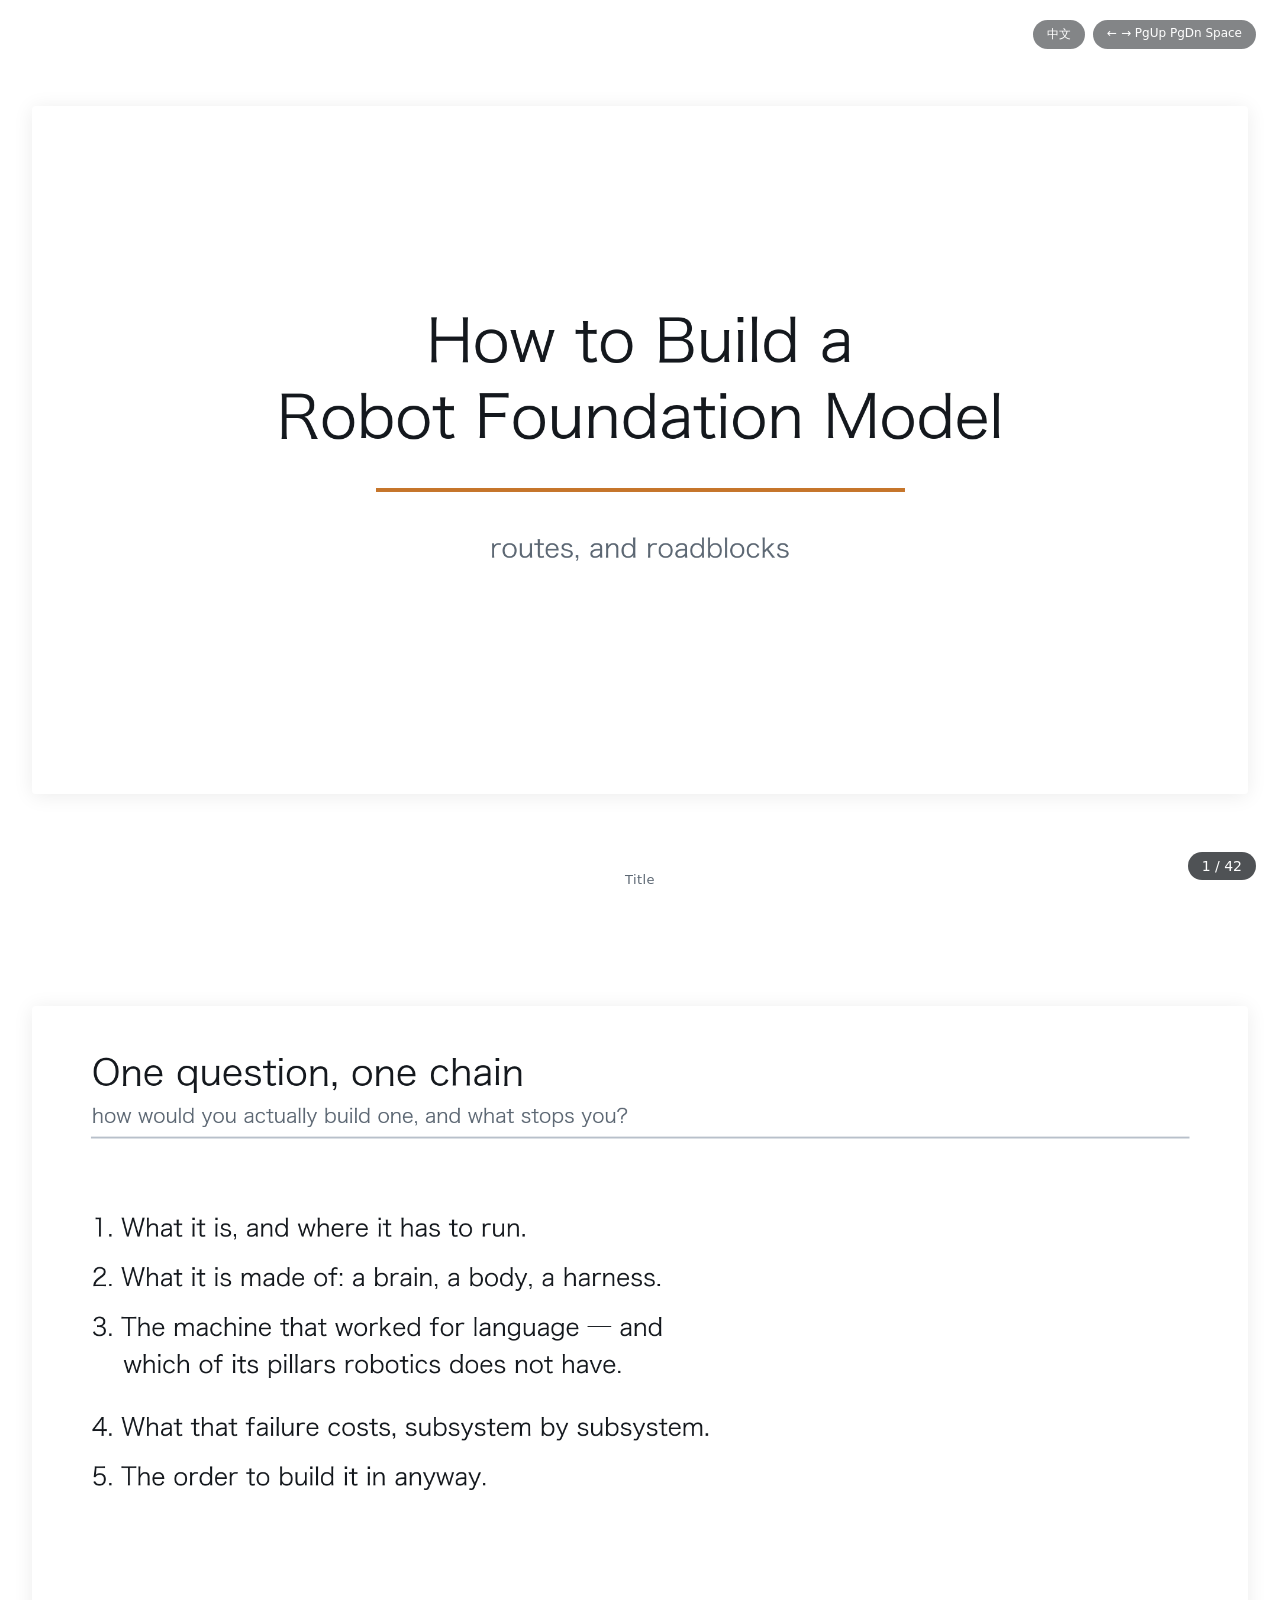
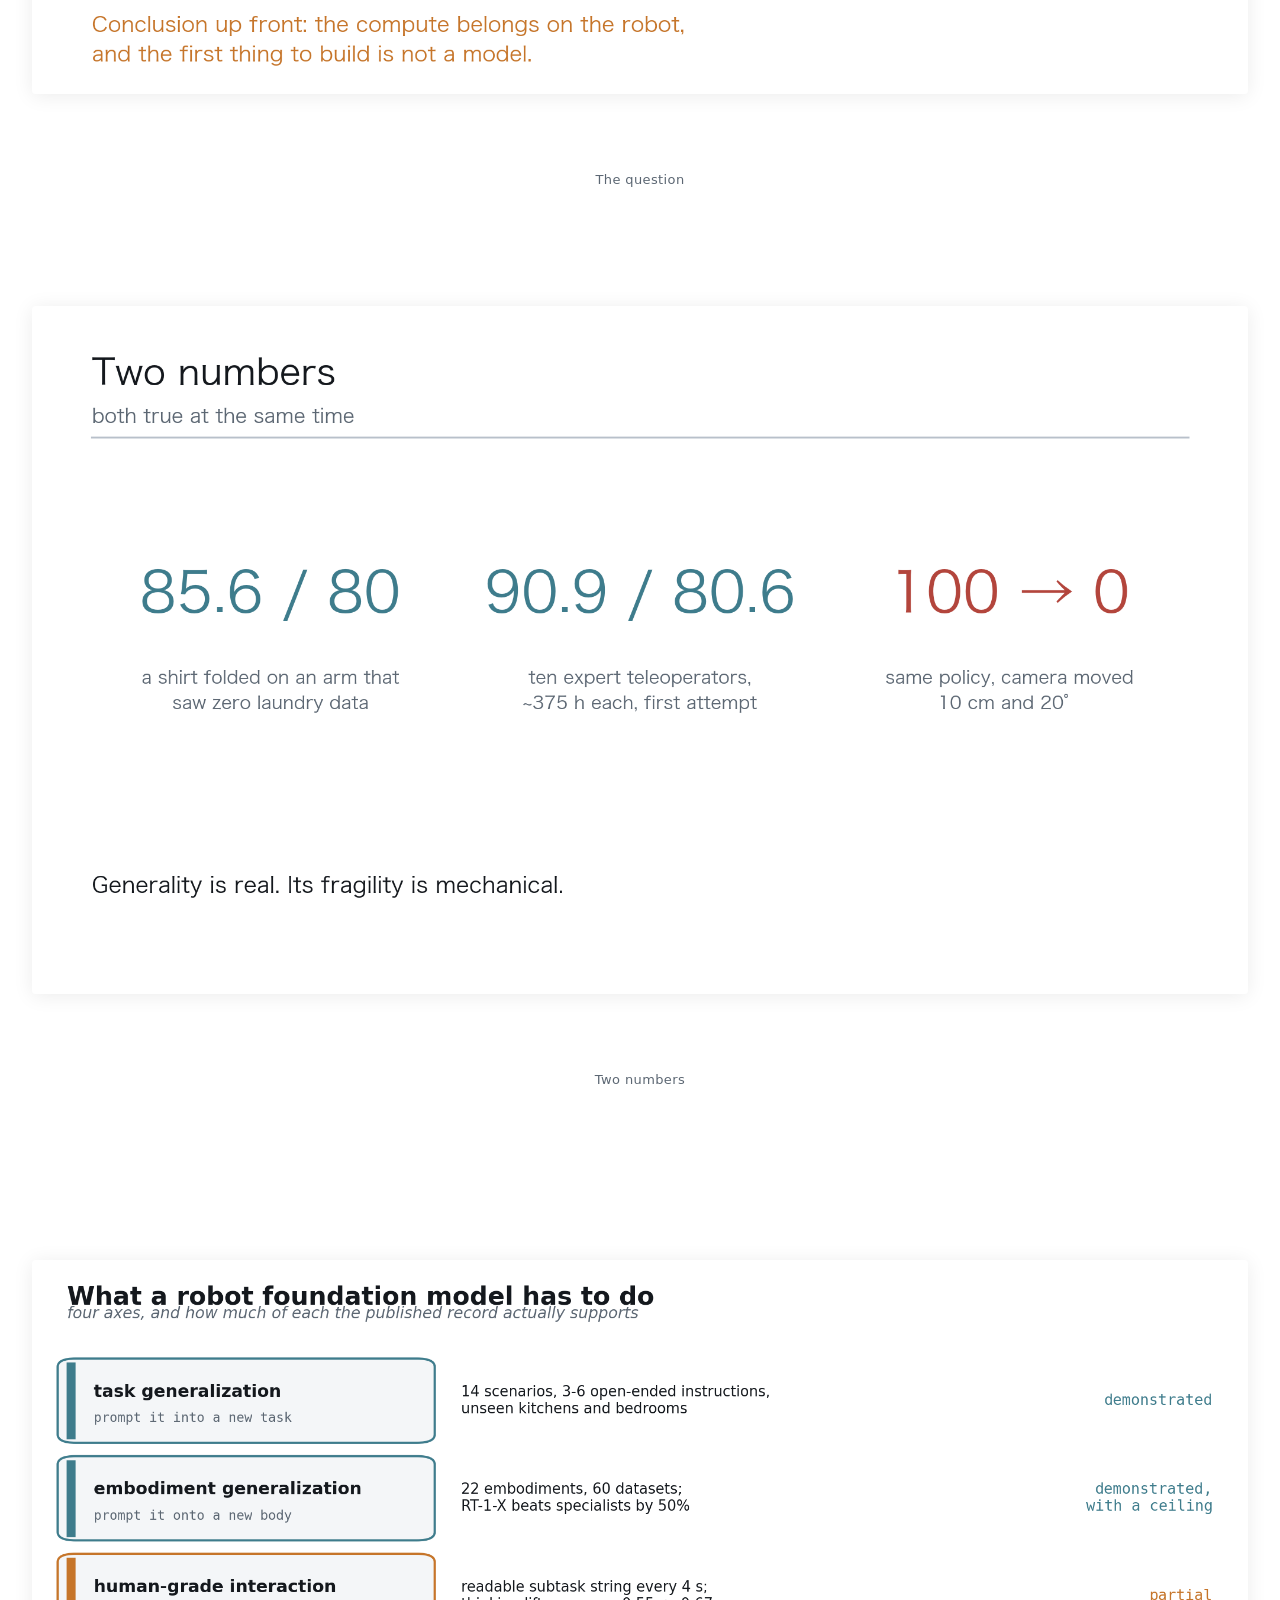
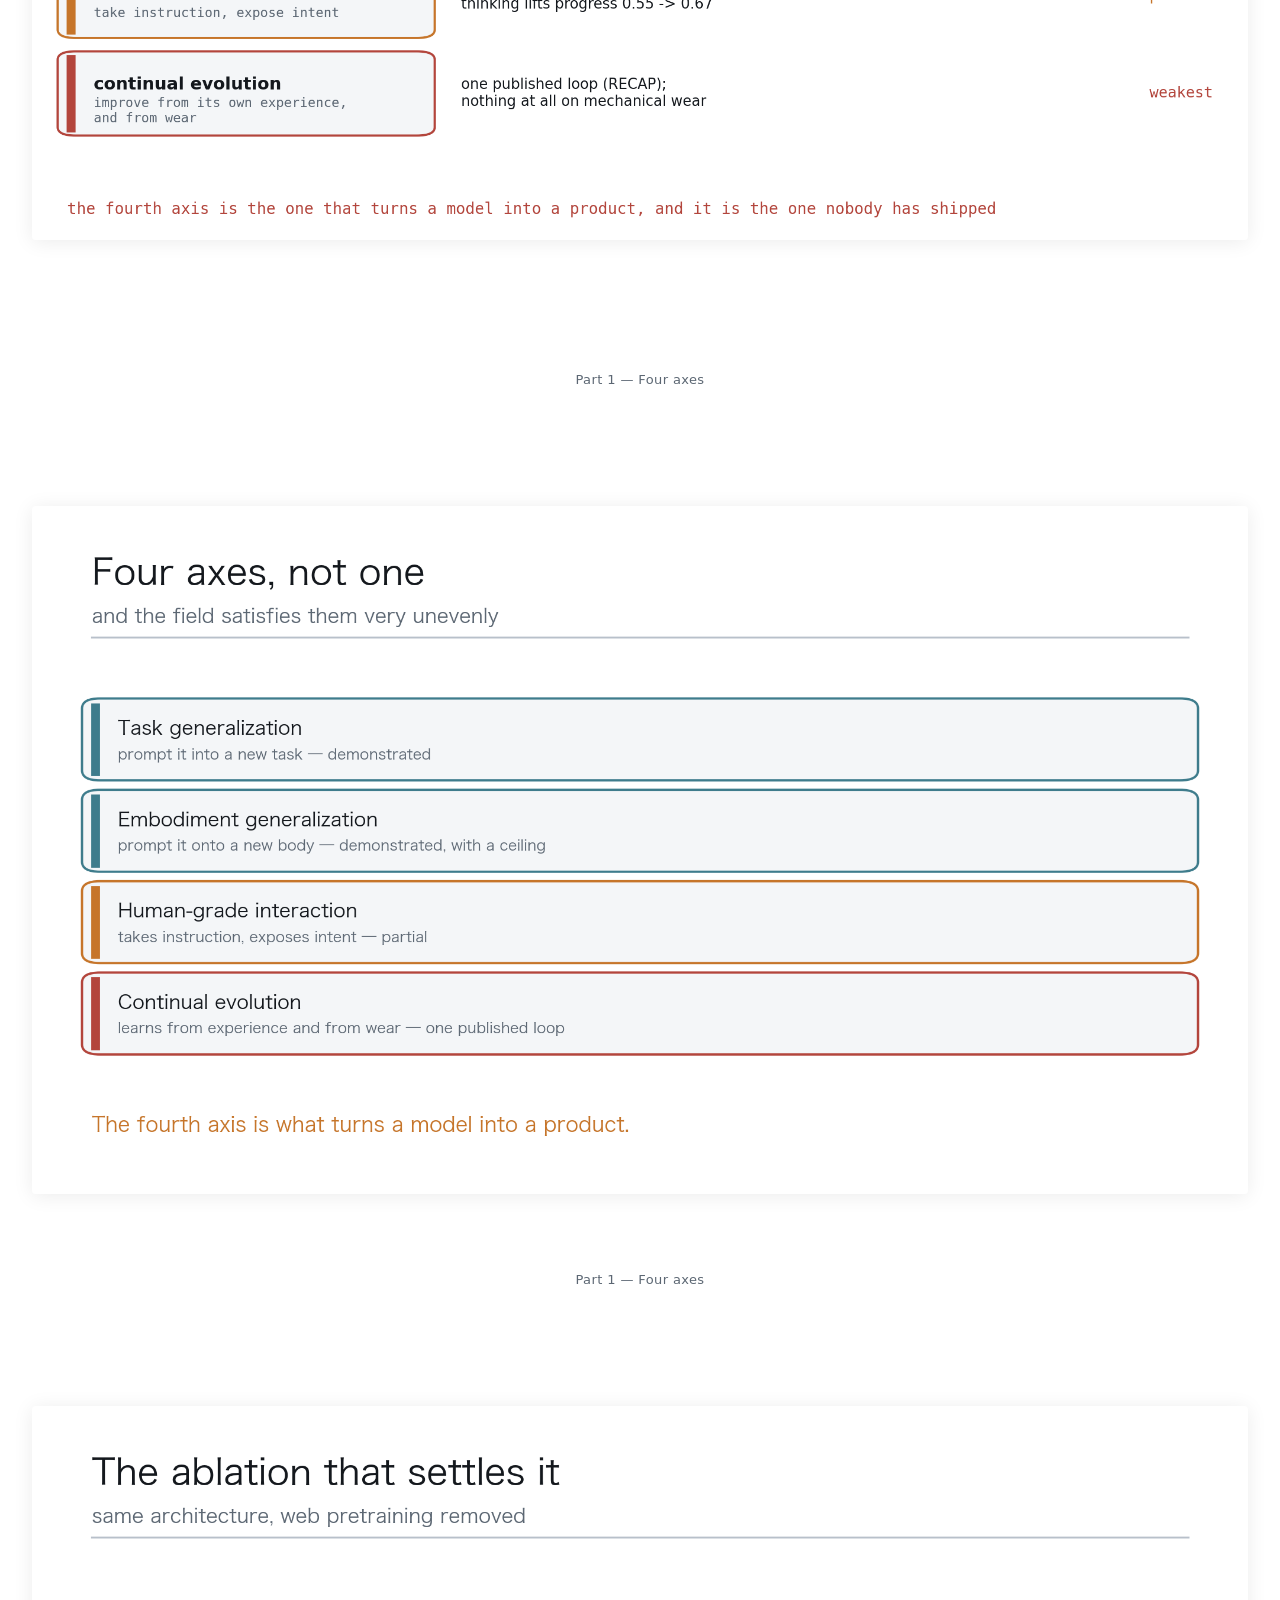
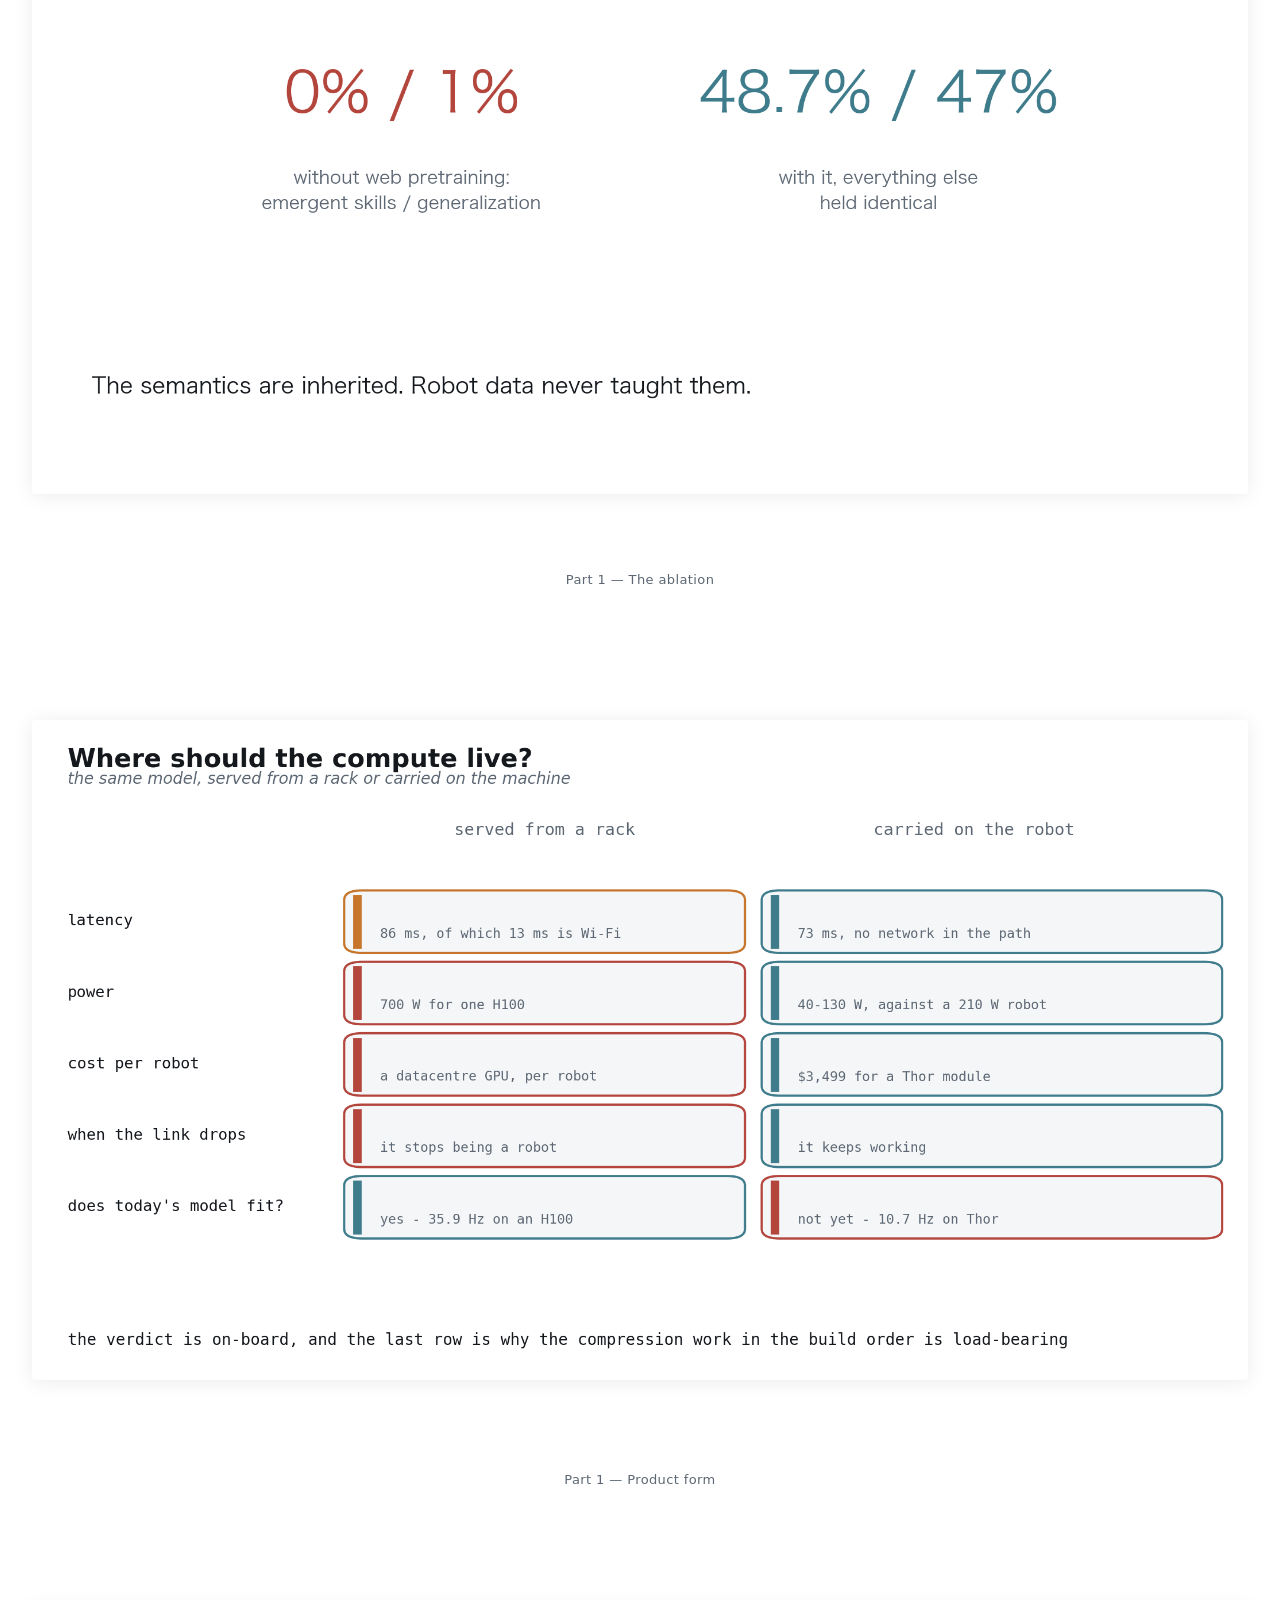
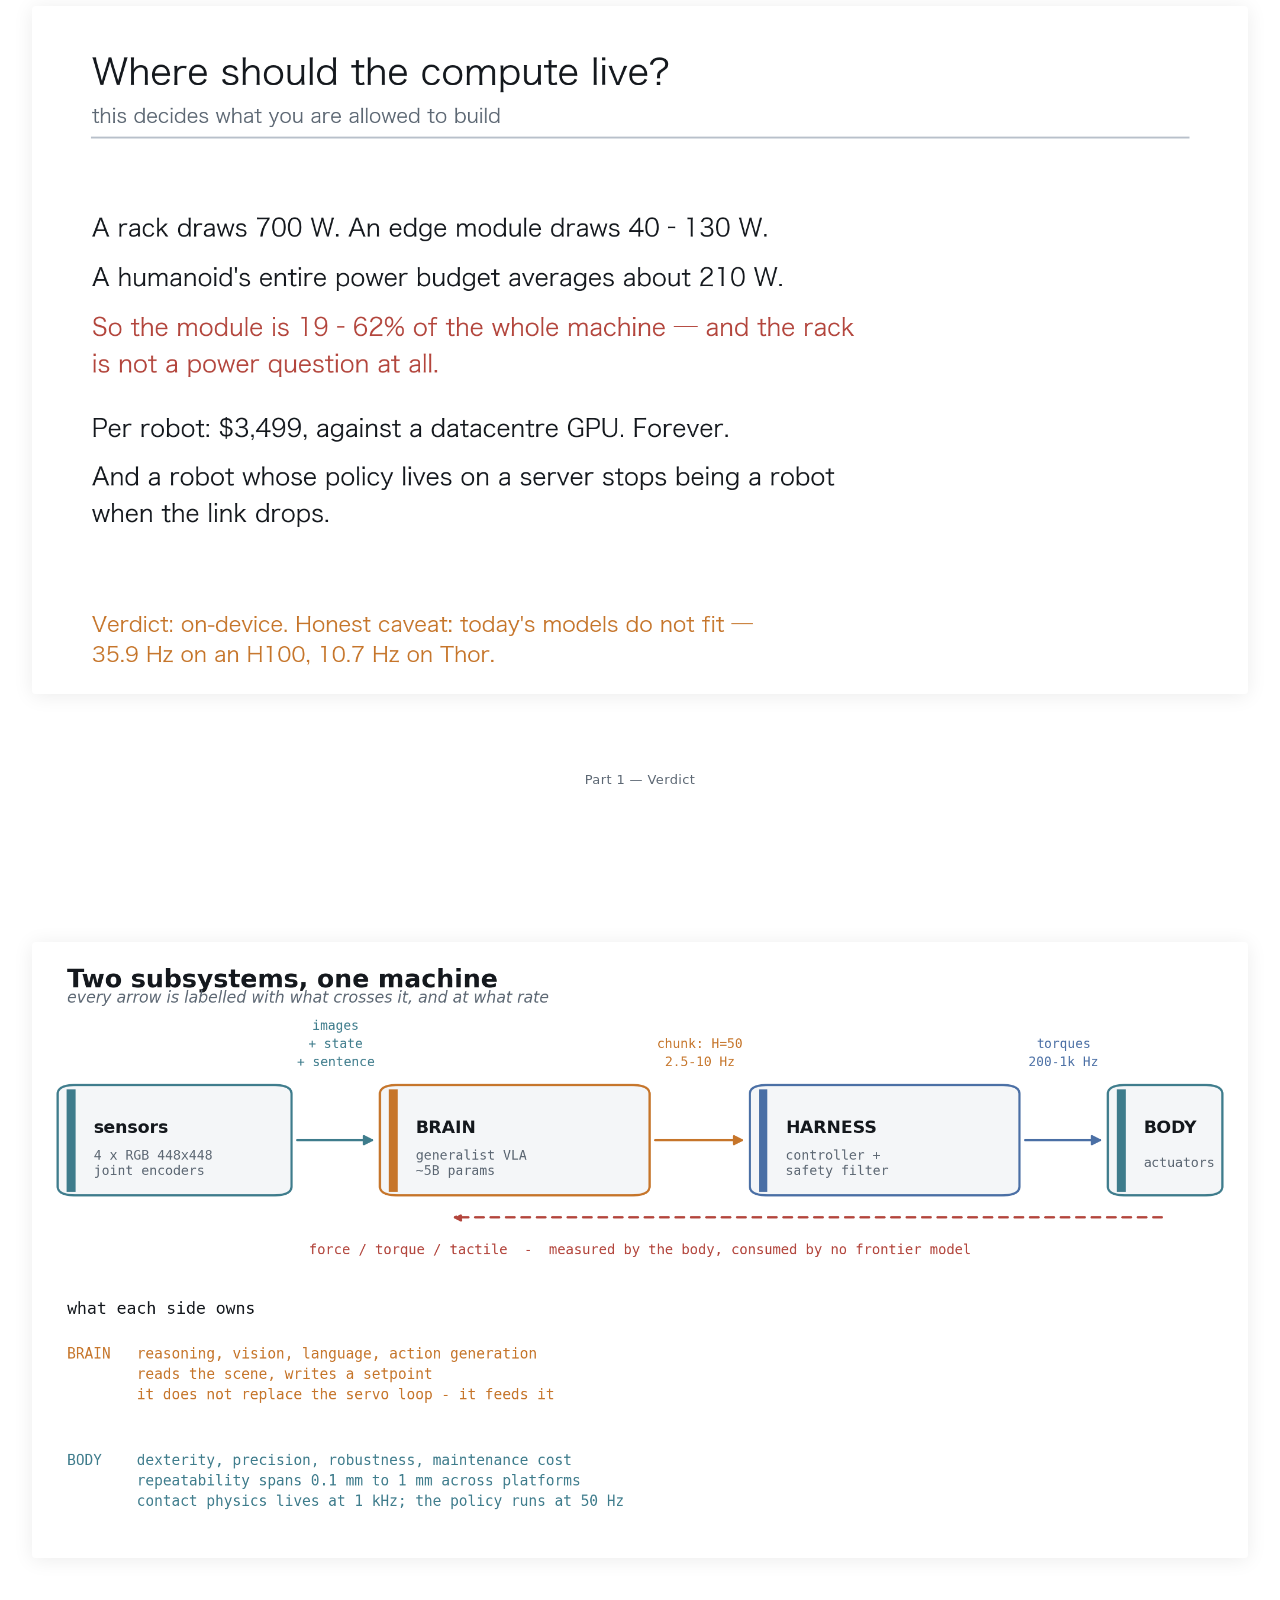
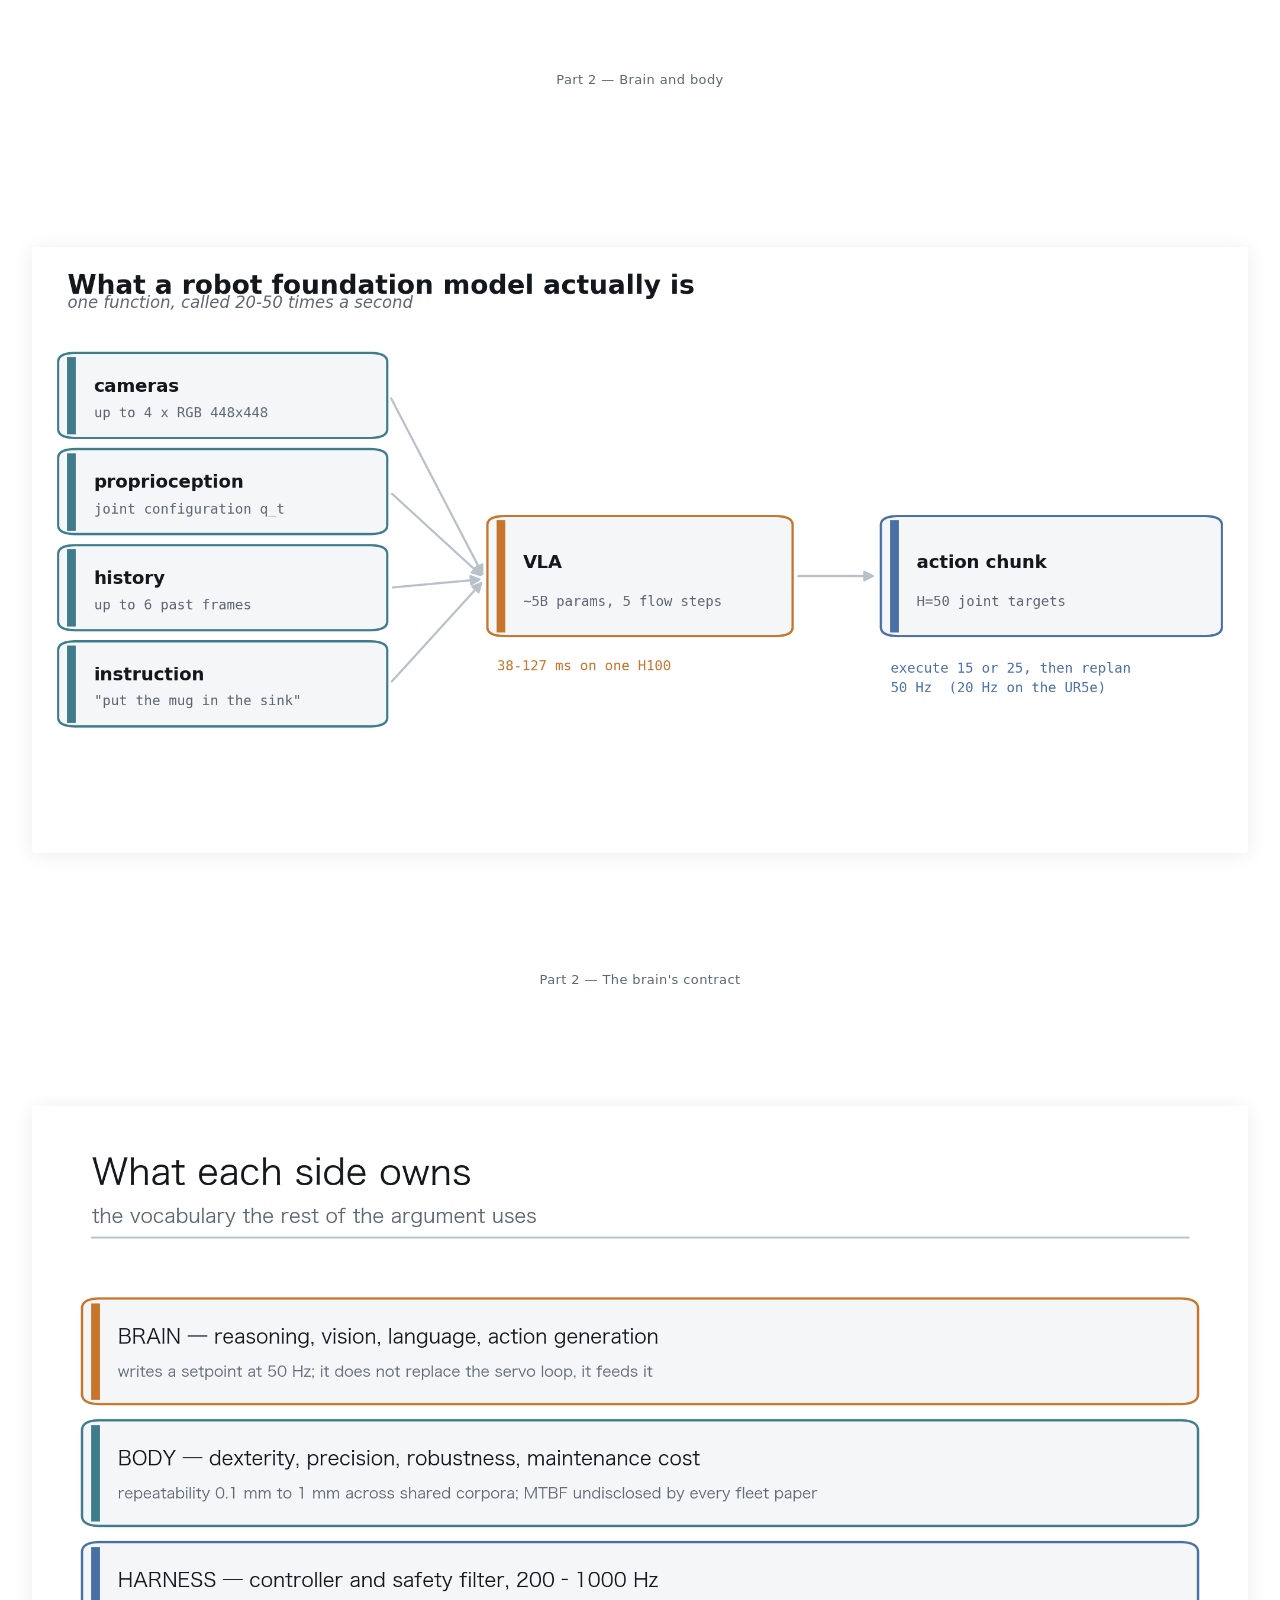
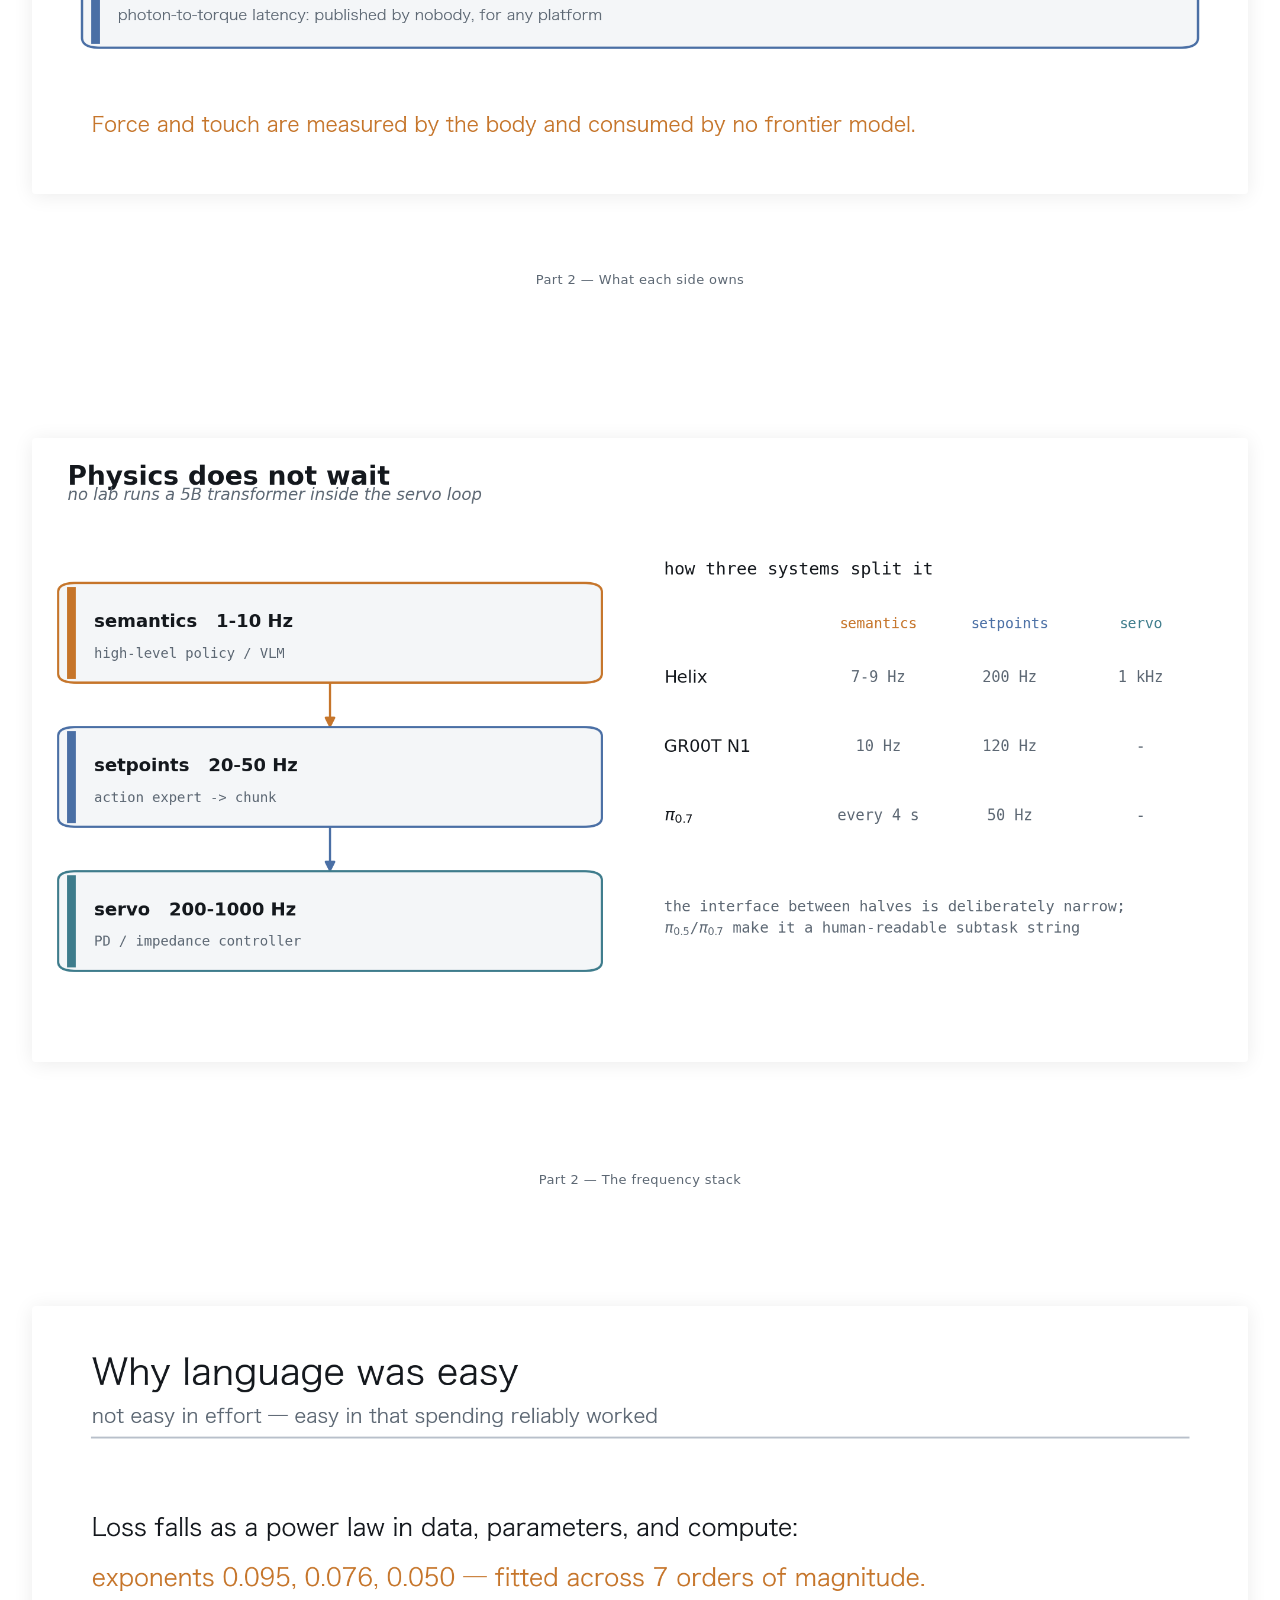
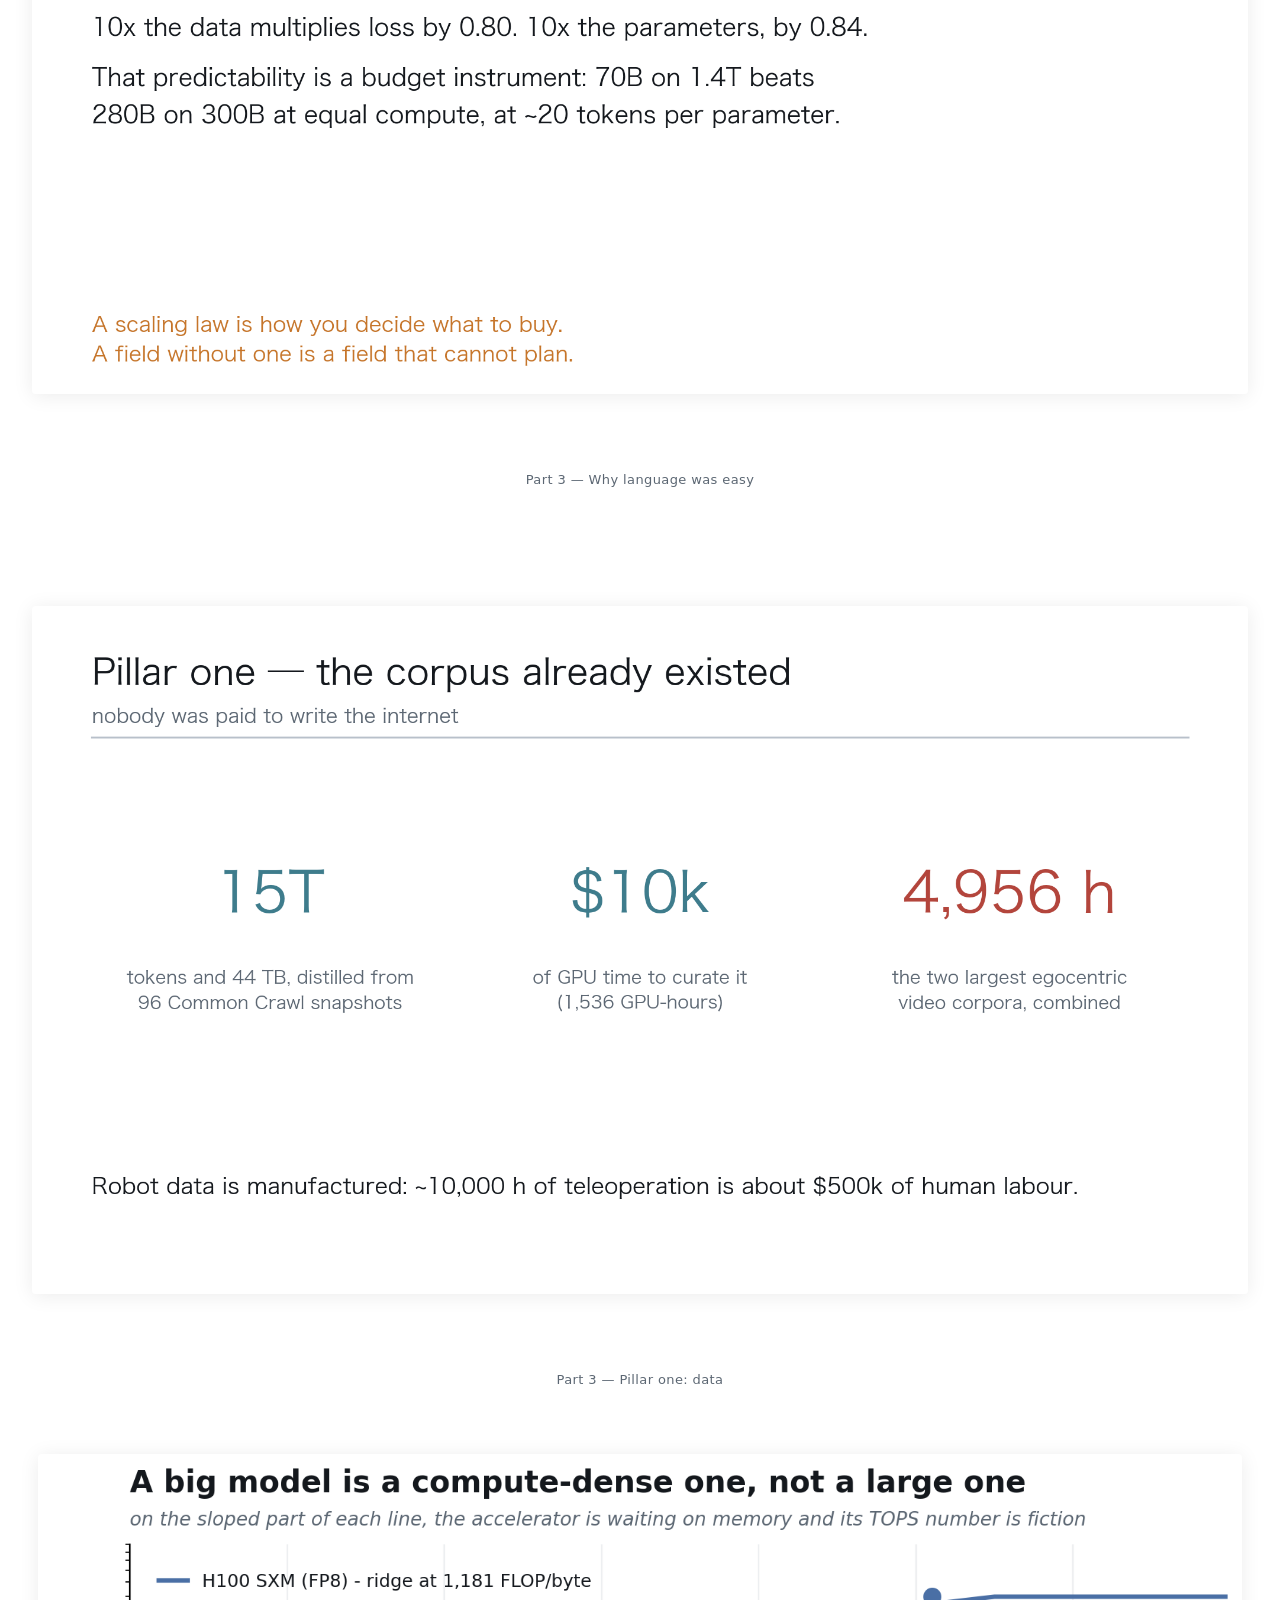
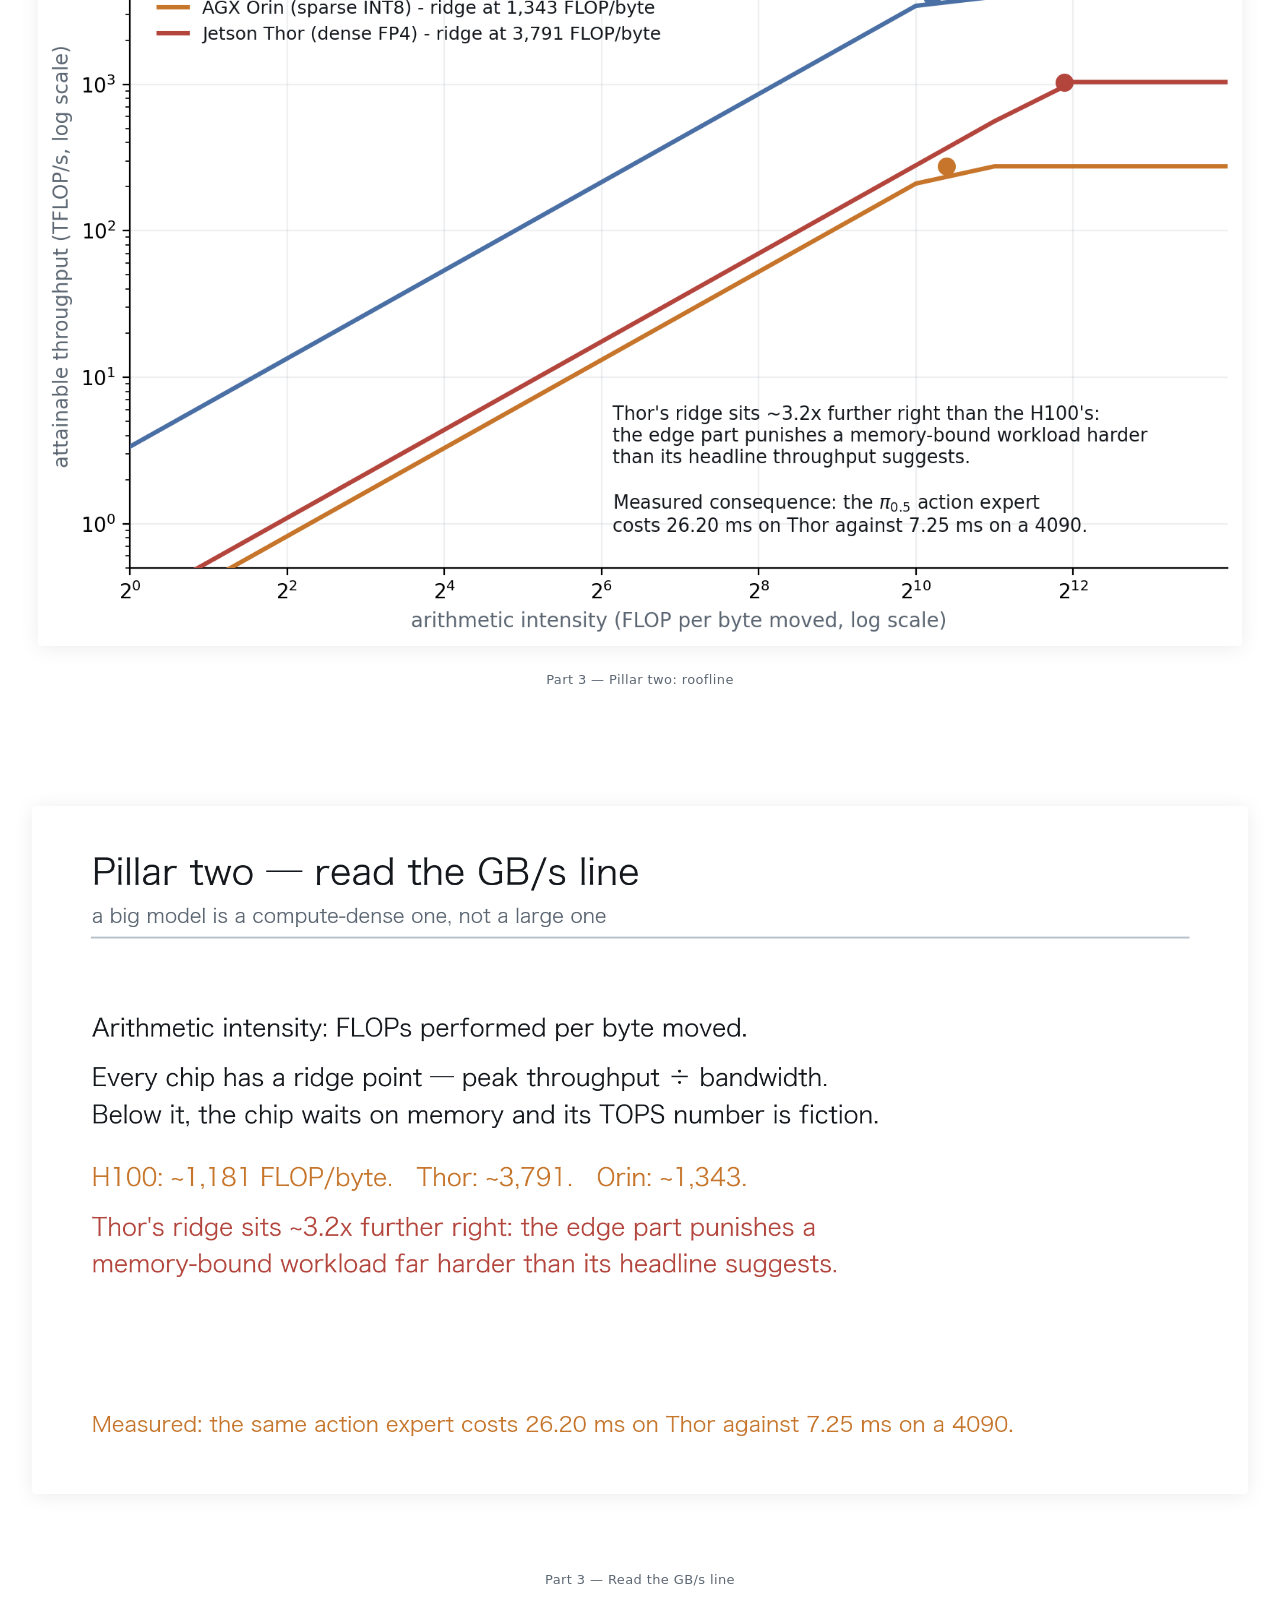
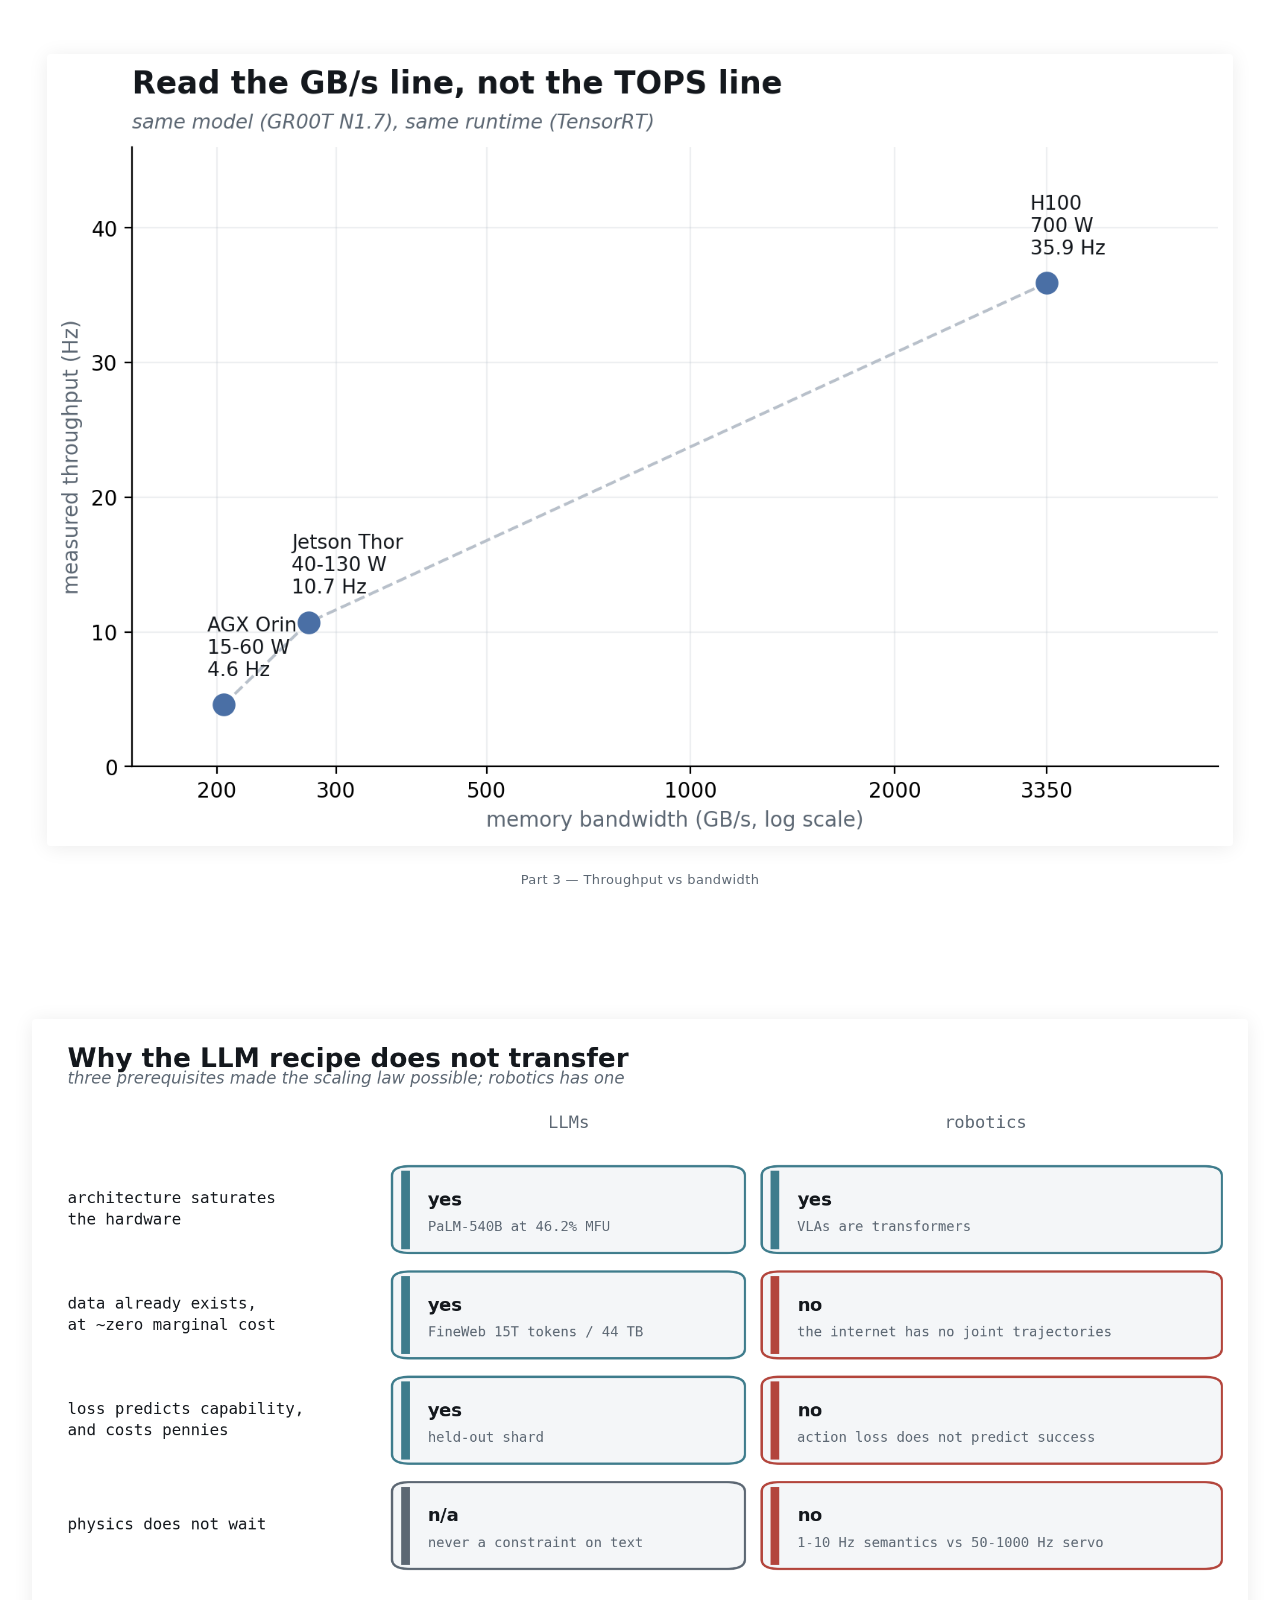
<file: static/slides/rfm/index.html>
<!DOCTYPE html>
<html lang="en">
<head>
<meta charset="utf-8">
<meta name="viewport" content="width=device-width, initial-scale=1">
<title>How to Build a Robot Foundation Model — Routes and Roadblocks</title>
<style>
  :root {
    --bg: #fff; --fg: #14181D; --muted: #5C6773;
    --chip: rgba(20,24,29,0.75);
  }
  @media (prefers-color-scheme: dark) {
    :root { --bg: #1a1d22; --fg: #e0e4ea; --muted: #8a93a1;
             --chip: rgba(240,244,248,0.15); }
  }
  * { margin: 0; padding: 0; box-sizing: border-box; }
  html { scroll-behavior: smooth; scroll-snap-type: y mandatory; }
  body { background: var(--bg); color: var(--fg);
         font-family: "Hiragino Sans GB", "PingFang SC", system-ui, sans-serif; }
  .slide { min-height: 100vh; display: flex; flex-direction: column;
           align-items: center; justify-content: center;
           scroll-snap-align: start; padding: 2vh 4vw; position: relative; }
  .slide img { max-width: min(95vw, 1400px); max-height: 88vh;
               object-fit: contain; border-radius: 4px;
               box-shadow: 0 2px 20px rgba(0,0,0,0.08); }
  .slide-label { position: absolute; bottom: 1.5vh; left: 50%;
                 transform: translateX(-50%); font-size: 13px;
                 color: var(--muted); letter-spacing: 0.03em; }
  #counter { position: fixed; bottom: 20px; right: 24px; background: var(--chip);
             color: #fff; padding: 6px 14px; border-radius: 20px; font-size: 14px;
             font-variant-numeric: tabular-nums; z-index: 100; user-select: none; }
  #controls { position: fixed; top: 20px; right: 24px; display: flex; gap: 8px;
              z-index: 100; }
  #controls button, #controls span { background: var(--chip); color: #fff;
              border: 0; padding: 6px 14px; border-radius: 20px; font-size: 12px;
              opacity: 0.7; transition: opacity 0.3s; cursor: pointer;
              font-family: inherit; }
  #controls button:hover { opacity: 1; }
</style>
</head>
<body>

<div id="counter">1 / 42</div>
<div id="controls">
  <button id="lang" title="Switch language">中文</button>
  <span>&larr; &rarr; PgUp PgDn Space</span>
</div>

<div class="slide" data-n="1" data-slide="s00-title"><img src="slides/s00-title.en.png" alt="Title"><div class="slide-label" data-label-en="Title" data-label-zh="标题">Title</div></div>
<div class="slide" data-n="2" data-slide="s01-question"><img src="slides/s01-question.en.png" alt="The question"><div class="slide-label" data-label-en="The question" data-label-zh="问题">The question</div></div>
<div class="slide" data-n="3" data-slide="s02-two-numbers"><img src="slides/s02-two-numbers.en.png" alt="Two numbers"><div class="slide-label" data-label-en="Two numbers" data-label-zh="两个数字">Two numbers</div></div>
<div class="slide" data-n="4"><img src="figures/f11-capability-axes.png" alt="Part 1 — Four axes"><div class="slide-label" data-label-en="Part 1 — Four axes" data-label-zh="第 1 部分 — 四条轴">Part 1 — Four axes</div></div>
<div class="slide" data-n="5" data-slide="s03-four-axes"><img src="slides/s03-four-axes.en.png" alt="Part 1 — Four axes"><div class="slide-label" data-label-en="Part 1 — Four axes" data-label-zh="第 1 部分 — 四条轴">Part 1 — Four axes</div></div>
<div class="slide" data-n="6" data-slide="s04-ablation"><img src="slides/s04-ablation.en.png" alt="Part 1 — The ablation"><div class="slide-label" data-label-en="Part 1 — The ablation" data-label-zh="第 1 部分 — 决定性消融">Part 1 — The ablation</div></div>
<div class="slide" data-n="7"><img src="figures/f10-product-form.png" alt="Part 1 — Product form"><div class="slide-label" data-label-en="Part 1 — Product form" data-label-zh="第 1 部分 — 产品形态">Part 1 — Product form</div></div>
<div class="slide" data-n="8" data-slide="s05-product-form"><img src="slides/s05-product-form.en.png" alt="Part 1 — Verdict"><div class="slide-label" data-label-en="Part 1 — Verdict" data-label-zh="第 1 部分 — 结论">Part 1 — Verdict</div></div>
<div class="slide" data-n="9"><img src="figures/f12-brain-body.png" alt="Part 2 — Brain and body"><div class="slide-label" data-label-en="Part 2 — Brain and body" data-label-zh="第 2 部分 — 大脑与身体">Part 2 — Brain and body</div></div>
<div class="slide" data-n="10"><img src="figures/f01-io-contract.png" alt="Part 2 — The brain's contract"><div class="slide-label" data-label-en="Part 2 — The brain's contract" data-label-zh="第 2 部分 — 大脑的契约">Part 2 — The brain's contract</div></div>
<div class="slide" data-n="11" data-slide="s06-brain-body"><img src="slides/s06-brain-body.en.png" alt="Part 2 — What each side owns"><div class="slide-label" data-label-en="Part 2 — What each side owns" data-label-zh="第 2 部分 — 各自负责什么">Part 2 — What each side owns</div></div>
<div class="slide" data-n="12"><img src="figures/f03-frequency-stack.png" alt="Part 2 — The frequency stack"><div class="slide-label" data-label-en="Part 2 — The frequency stack" data-label-zh="第 2 部分 — 频率栈">Part 2 — The frequency stack</div></div>
<div class="slide" data-n="13" data-slide="s07-scaling-economics"><img src="slides/s07-scaling-economics.en.png" alt="Part 3 — Why language was easy"><div class="slide-label" data-label-en="Part 3 — Why language was easy" data-label-zh="第 3 部分 — 语言为什么容易">Part 3 — Why language was easy</div></div>
<div class="slide" data-n="14" data-slide="s08-pillar-data"><img src="slides/s08-pillar-data.en.png" alt="Part 3 — Pillar one: data"><div class="slide-label" data-label-en="Part 3 — Pillar one: data" data-label-zh="第 3 部分 — 支柱一：数据">Part 3 — Pillar one: data</div></div>
<div class="slide" data-n="15"><img src="figures/f15-roofline.png" alt="Part 3 — Pillar two: roofline"><div class="slide-label" data-label-en="Part 3 — Pillar two: roofline" data-label-zh="第 3 部分 — 支柱二：roofline">Part 3 — Pillar two: roofline</div></div>
<div class="slide" data-n="16" data-slide="s09-pillar-compute"><img src="slides/s09-pillar-compute.en.png" alt="Part 3 — Read the GB/s line"><div class="slide-label" data-label-en="Part 3 — Read the GB/s line" data-label-zh="第 3 部分 — 看 GB/s 那一行">Part 3 — Read the GB/s line</div></div>
<div class="slide" data-n="17"><img src="figures/f05-hz-per-bandwidth.png" alt="Part 3 — Throughput vs bandwidth"><div class="slide-label" data-label-en="Part 3 — Throughput vs bandwidth" data-label-zh="第 3 部分 — 吞吐对带宽">Part 3 — Throughput vs bandwidth</div></div>
<div class="slide" data-n="18"><img src="figures/f02-scorecard.png" alt="Part 3 — The scorecard"><div class="slide-label" data-label-en="Part 3 — The scorecard" data-label-zh="第 3 部分 — 对照表">Part 3 — The scorecard</div></div>
<div class="slide" data-n="19"><img src="figures/f14-five-blockers.png" alt="Part 3 — Five blockers"><div class="slide-label" data-label-en="Part 3 — Five blockers" data-label-zh="第 3 部分 — 五个卡点">Part 3 — Five blockers</div></div>
<div class="slide" data-n="20"><img src="figures/f13-difficulty-matrix.png" alt="Part 4 — The grid"><div class="slide-label" data-label-en="Part 4 — The grid" data-label-zh="第 4 部分 — 难点网格">Part 4 — The grid</div></div>
<div class="slide" data-n="21" data-slide="s10-eval-arithmetic"><img src="slides/s10-eval-arithmetic.en.png" alt="Part 4 — Evaluation"><div class="slide-label" data-label-en="Part 4 — Evaluation" data-label-zh="第 4 部分 — 评测">Part 4 — Evaluation</div></div>
<div class="slide" data-n="22"><img src="figures/f06-diversity-scaling.png" alt="Part 4 — Buy diversity"><div class="slide-label" data-label-en="Part 4 — Buy diversity" data-label-zh="第 4 部分 — 买多样性">Part 4 — Buy diversity</div></div>
<div class="slide" data-n="23"><img src="figures/f08-sources-ladder.png" alt="Part 4 — The sources ladder"><div class="slide-label" data-label-en="Part 4 — The sources ladder" data-label-zh="第 4 部分 — 数据来源阶梯">Part 4 — The sources ladder</div></div>
<div class="slide" data-n="24"><img src="figures/f07-action-representation.png" alt="Part 4 — Action representation"><div class="slide-label" data-label-en="Part 4 — Action representation" data-label-zh="第 4 部分 — 动作表示">Part 4 — Action representation</div></div>
<div class="slide" data-n="25" data-slide="s11-quantization"><img src="slides/s11-quantization.en.png" alt="Part 4 — The compression cliff"><div class="slide-label" data-label-en="Part 4 — The compression cliff" data-label-zh="第 4 部分 — 压缩悬崖">Part 4 — The compression cliff</div></div>
<div class="slide" data-n="26"><img src="figures/f04-latency-budget.png" alt="Part 4 — The latency budget"><div class="slide-label" data-label-en="Part 4 — The latency budget" data-label-zh="第 4 部分 — 延迟预算">Part 4 — The latency budget</div></div>
<div class="slide" data-n="27" data-slide="s15-hooks-answered"><img src="slides/s15-hooks-answered.en.png" alt="Part 5 — Every hook answered"><div class="slide-label" data-label-en="Part 5 — Every hook answered" data-label-zh="第 5 部分 — 钩子逐个收回">Part 5 — Every hook answered</div></div>
<div class="slide" data-n="28"><img src="figures/f09-milestone-ladder.png" alt="Part 5 — The build order"><div class="slide-label" data-label-en="Part 5 — The build order" data-label-zh="第 5 部分 — 施工顺序">Part 5 — The build order</div></div>
<div class="slide" data-n="29" data-slide="s12-build-order"><img src="slides/s12-build-order.en.png" alt="Part 5 — Milestones"><div class="slide-label" data-label-en="Part 5 — Milestones" data-label-zh="第 5 部分 — 里程碑">Part 5 — Milestones</div></div>
<div class="slide" data-n="30"><img src="figures/f16-training-stages.png" alt="Part 5 — Borrowing the recipe"><div class="slide-label" data-label-en="Part 5 — Borrowing the recipe" data-label-zh="第 5 部分 — 怎么借鉴">Part 5 — Borrowing the recipe</div></div>
<div class="slide" data-n="31" data-slide="s16-episode-schema"><img src="slides/s16-episode-schema.en.png" alt="Part 5 — M1, the episode schema"><div class="slide-label" data-label-en="Part 5 — M1, the episode schema" data-label-zh="第 5 部分 — M1，episode 模式">Part 5 — M1, the episode schema</div></div>
<div class="slide" data-n="32"><img src="figures/b01-f08-data-engine.png" alt="Part 5 — M1, the data engine"><div class="slide-label" data-label-en="Part 5 — M1, the data engine" data-label-zh="第 5 部分 — M1，数据引擎">Part 5 — M1, the data engine</div></div>
<div class="slide" data-n="33"><img src="figures/b01-f05-prompt-anatomy.png" alt="Part 5 — M1, prompt anatomy"><div class="slide-label" data-label-en="Part 5 — M1, prompt anatomy" data-label-zh="第 5 部分 — M1，prompt 解剖">Part 5 — M1, prompt anatomy</div></div>
<div class="slide" data-n="34"><img src="figures/b01-f06-architecture.png" alt="Part 5 — M2, architecture"><div class="slide-label" data-label-en="Part 5 — M2, architecture" data-label-zh="第 5 部分 — M2，架构">Part 5 — M2, architecture</div></div>
<div class="slide" data-n="35"><img src="figures/b01-f07-attention-mask.png" alt="Part 5 — M2, the firewall"><div class="slide-label" data-label-en="Part 5 — M2, the firewall" data-label-zh="第 5 部分 — M2，防火墙">Part 5 — M2, the firewall</div></div>
<div class="slide" data-n="36"><img src="figures/f17-dual-objective.png" alt="Part 5 — M3, one training step"><div class="slide-label" data-label-en="Part 5 — M3, one training step" data-label-zh="第 5 部分 — M3，一步训练">Part 5 — M3, one training step</div></div>
<div class="slide" data-n="37" data-slide="s17-training-schedule"><img src="slides/s17-training-schedule.en.png" alt="Part 5 — M3, post-training"><div class="slide-label" data-label-en="Part 5 — M3, post-training" data-label-zh="第 5 部分 — M3，后训练">Part 5 — M3, post-training</div></div>
<div class="slide" data-n="38"><img src="figures/f18-recap-iteration.png" alt="Part 5 — M3, the RL iteration"><div class="slide-label" data-label-en="Part 5 — M3, the RL iteration" data-label-zh="第 5 部分 — M3，RL 迭代">Part 5 — M3, the RL iteration</div></div>
<div class="slide" data-n="39" data-slide="s18-recap-loop"><img src="slides/s18-recap-loop.en.png" alt="Part 5 — M3, RL"><div class="slide-label" data-label-en="Part 5 — M3, RL" data-label-zh="第 5 部分 — M3，RL">Part 5 — M3, RL</div></div>
<div class="slide" data-n="40"><img src="figures/b01-f10-runtime-timeline.png" alt="Part 5 — M4, the serving runtime"><div class="slide-label" data-label-en="Part 5 — M4, the serving runtime" data-label-zh="第 5 部分 — M4，服务运行时">Part 5 — M4, the serving runtime</div></div>
<div class="slide" data-n="41" data-slide="s13-open-bets"><img src="slides/s13-open-bets.en.png" alt="Part 6 — Three open bets"><div class="slide-label" data-label-en="Part 6 — Three open bets" data-label-zh="第 6 部分 — 三个开放问题">Part 6 — Three open bets</div></div>
<div class="slide" data-n="42" data-slide="s14-closing"><img src="slides/s14-closing.en.png" alt="Closing"><div class="slide-label" data-label-en="Closing" data-label-zh="结语">Closing</div></div>

<script>
const slides = document.querySelectorAll('.slide');
const counter = document.getElementById('counter');
const total = slides.length;

function currentIndex() {
  let idx = 0;
  slides.forEach((s, i) => {
    if (window.scrollY >= s.offsetTop - window.innerHeight / 2) idx = i;
  });
  return idx;
}

function updateCounter() { counter.textContent = (currentIndex() + 1) + ' / ' + total; }
function goTo(n) {
  slides[Math.max(0, Math.min(n, total - 1))].scrollIntoView({ behavior: 'smooth' });
}

document.addEventListener('keydown', e => {
  const idx = currentIndex();
  if (['ArrowRight', 'ArrowDown', 'PageDown', ' '].includes(e.key)) {
    e.preventDefault(); goTo(idx + 1);
  } else if (['ArrowLeft', 'ArrowUp', 'PageUp'].includes(e.key)) {
    e.preventDefault(); goTo(idx - 1);
  } else if (e.key === 'Home') { e.preventDefault(); goTo(0); }
  else if (e.key === 'End') { e.preventDefault(); goTo(total - 1); }
});

// Language toggle. Figures are shared, so only elements carrying a per-language
// source are swapped; the scroll position is preserved across the switch so the
// reader stays on the screen they were reading.
let lang = (navigator.language || 'en').toLowerCase().startsWith('zh') ? 'zh' : 'en';
const button = document.getElementById('lang');

function applyLang() {
  document.documentElement.lang = lang === 'zh' ? 'zh-CN' : 'en';
  button.textContent = lang === 'zh' ? 'EN' : '中文';
  document.querySelectorAll('[data-slide]').forEach(el => {
    el.querySelector('img').src = 'slides/' + el.dataset.slide + '.' + lang + '.png';
  });
  document.querySelectorAll('[data-label-en]').forEach(el => {
    el.textContent = lang === 'zh' ? el.dataset.labelZh : el.dataset.labelEn;
  });
}

button.addEventListener('click', () => {
  const idx = currentIndex();
  lang = lang === 'zh' ? 'en' : 'zh';
  applyLang();
  slides[idx].scrollIntoView();
});

applyLang();
window.addEventListener('scroll', updateCounter, { passive: true });
updateCounter();
</script>
</body>
</html>
</file>
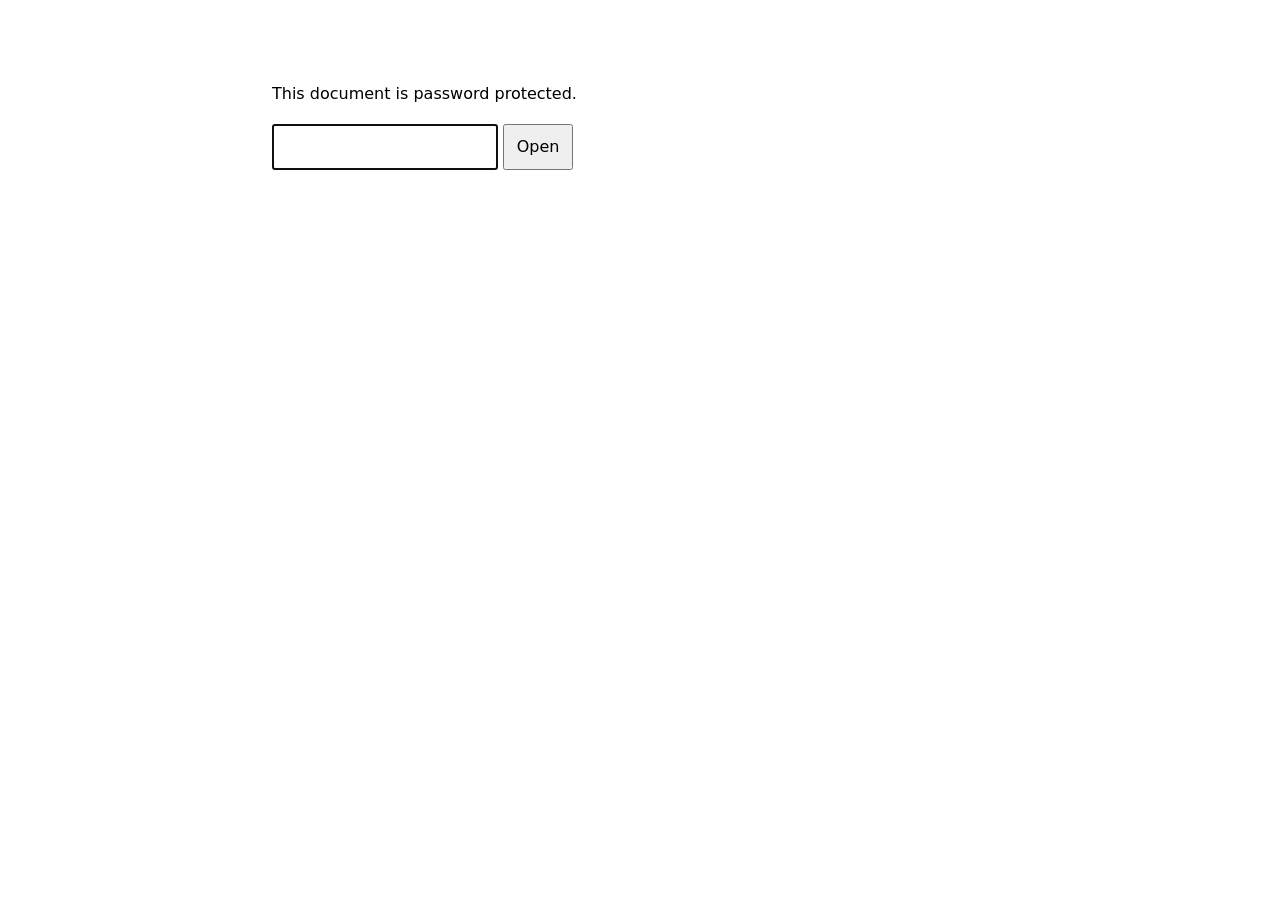
<file: static/pitch/en/rfm-blueprint/index.html>
<!doctype html>
<html lang="zh">
<meta charset="utf-8">
<meta name="viewport" content="width=device-width, initial-scale=1">
<meta name="robots" content="noindex, nofollow">
<title>RFM Implementation Blueprint</title>
<style>
 :root { color-scheme: light dark; }
 body { font: 16px/1.75 system-ui, -apple-system, "PingFang SC", sans-serif;
        max-width: 46rem; margin: 5rem auto; padding: 0 1.25rem; }
 input, button { font: inherit; padding: .45rem .7rem; }
 #err { color: #B3453C; min-height: 1.5em; }
 img { max-width: 100%; height: auto; }
 table { border-collapse: collapse; }
 td, th { border: 1px solid #B8C0CA; padding: .35rem .6rem; }
 pre { overflow-x: auto; }
</style>
<div id="gate">
  <p>This document is password protected.</p>
  <p><input id="pw" type="password" autofocus autocomplete="current-password">
     <button id="go">Open</button></p>
  <p id="err"></p>
</div>
<div id="doc"></div>
<script id="payload" type="application/json">[base64]</script>
<script>
const b64 = s => Uint8Array.from(atob(s), c => c.charCodeAt(0));
async function open_() {
  const err = document.getElementById('err');
  err.textContent = 'Decrypting...';
  const p = JSON.parse(atob(document.getElementById('payload').textContent));
  const base = await crypto.subtle.importKey(
    'raw', new TextEncoder().encode(document.getElementById('pw').value),
    'PBKDF2', false, ['deriveKey']);
  const key = await crypto.subtle.deriveKey(
    {name: 'PBKDF2', salt: b64(p.salt), iterations: p.iterations, hash: 'SHA-256'},
    base, {name: 'AES-GCM', length: 256}, false, ['decrypt']);
  try {
    const out = await crypto.subtle.decrypt(
      {name: 'AES-GCM', iv: b64(p.nonce)}, key, b64(p.ct));
    document.getElementById('doc').innerHTML =
      new TextDecoder('utf-8').decode(out);
    document.getElementById('gate').remove();
  } catch (e) {
    err.textContent = 'Wrong password.';
  }
}
document.getElementById('go').onclick = open_;
document.getElementById('pw').addEventListener(
  'keydown', e => { if (e.key === 'Enter') open_(); });
</script>
</html>
</file>
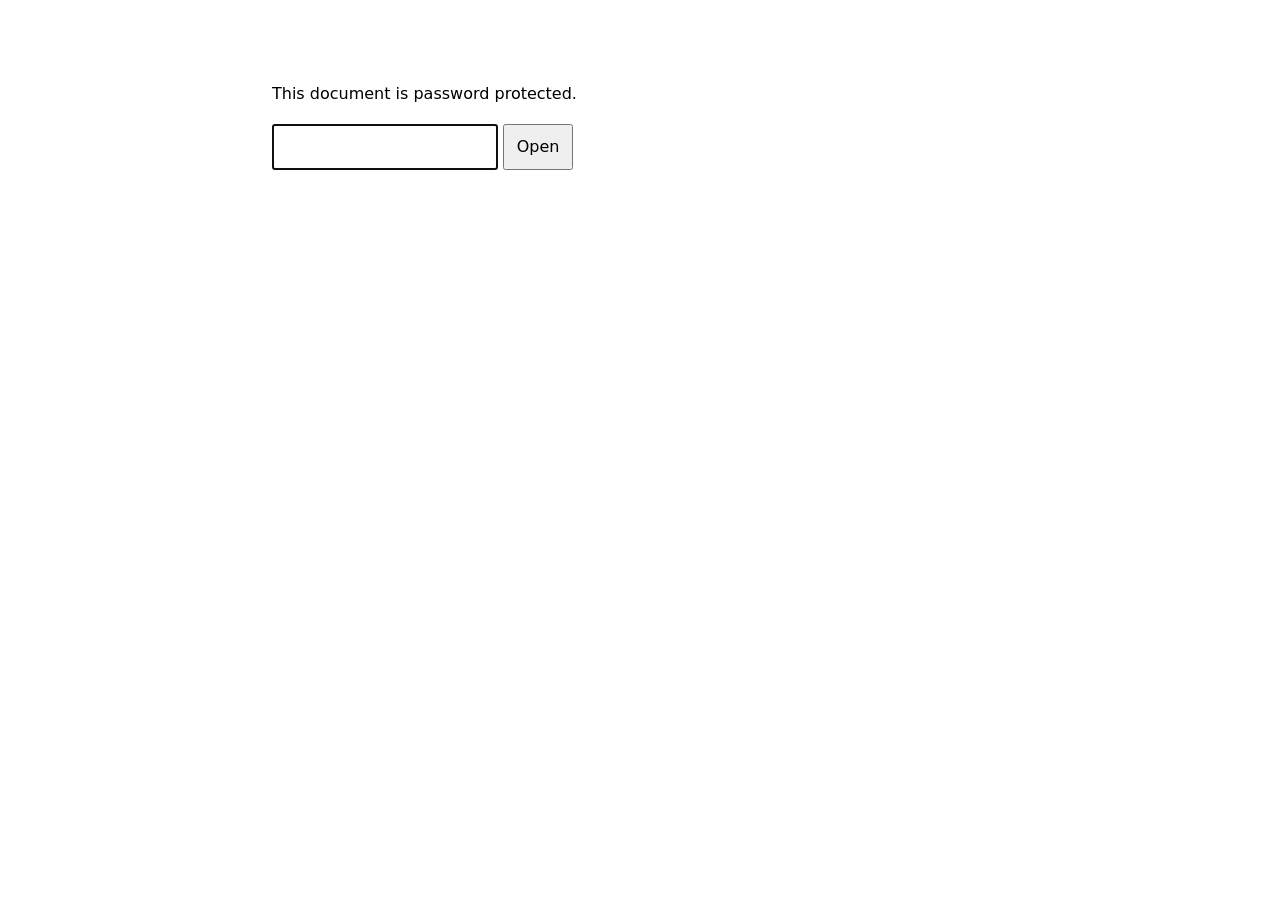
<file: static/pitch/zh/rfm-blueprint/index.html>
<!doctype html>
<html lang="zh">
<meta charset="utf-8">
<meta name="viewport" content="width=device-width, initial-scale=1">
<meta name="robots" content="noindex, nofollow">
<title>RFM Implementation Blueprint</title>
<style>
 :root { color-scheme: light dark; }
 body { font: 16px/1.75 system-ui, -apple-system, "PingFang SC", sans-serif;
        max-width: 46rem; margin: 5rem auto; padding: 0 1.25rem; }
 input, button { font: inherit; padding: .45rem .7rem; }
 #err { color: #B3453C; min-height: 1.5em; }
 img { max-width: 100%; height: auto; }
 table { border-collapse: collapse; }
 td, th { border: 1px solid #B8C0CA; padding: .35rem .6rem; }
 pre { overflow-x: auto; }
</style>
<div id="gate">
  <p>This document is password protected.</p>
  <p><input id="pw" type="password" autofocus autocomplete="current-password">
     <button id="go">Open</button></p>
  <p id="err"></p>
</div>
<div id="doc"></div>
<script id="payload" type="application/json">[base64]</script>
<script>
const b64 = s => Uint8Array.from(atob(s), c => c.charCodeAt(0));
async function open_() {
  const err = document.getElementById('err');
  err.textContent = 'Decrypting...';
  const p = JSON.parse(atob(document.getElementById('payload').textContent));
  const base = await crypto.subtle.importKey(
    'raw', new TextEncoder().encode(document.getElementById('pw').value),
    'PBKDF2', false, ['deriveKey']);
  const key = await crypto.subtle.deriveKey(
    {name: 'PBKDF2', salt: b64(p.salt), iterations: p.iterations, hash: 'SHA-256'},
    base, {name: 'AES-GCM', length: 256}, false, ['decrypt']);
  try {
    const out = await crypto.subtle.decrypt(
      {name: 'AES-GCM', iv: b64(p.nonce)}, key, b64(p.ct));
    document.getElementById('doc').innerHTML =
      new TextDecoder('utf-8').decode(out);
    document.getElementById('gate').remove();
  } catch (e) {
    err.textContent = 'Wrong password.';
  }
}
document.getElementById('go').onclick = open_;
document.getElementById('pw').addEventListener(
  'keydown', e => { if (e.key === 'Enter') open_(); });
</script>
</html>
</file>
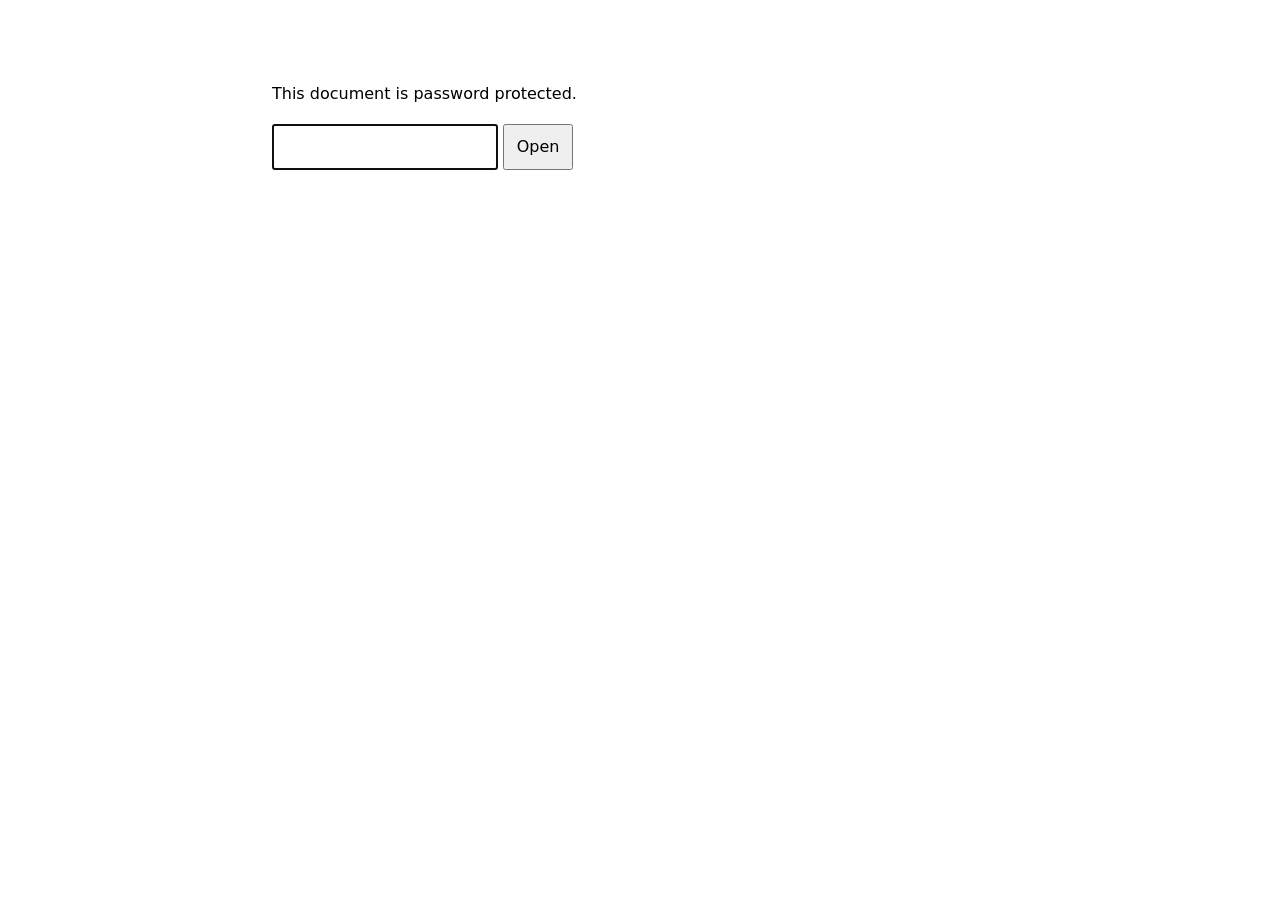
<file: static/pitch/zh/rfm-deck/index.html>
<!doctype html>
<html lang="zh">
<meta charset="utf-8">
<meta name="viewport" content="width=device-width, initial-scale=1">
<meta name="robots" content="noindex, nofollow">
<title>RFM Implementation Blueprint</title>
<style>
 :root { color-scheme: light dark; }
 body { font: 16px/1.75 system-ui, -apple-system, "PingFang SC", sans-serif;
        max-width: 46rem; margin: 5rem auto; padding: 0 1.25rem; }
 input, button { font: inherit; padding: .45rem .7rem; }
 #err { color: #B3453C; min-height: 1.5em; }
 img { max-width: 100%; height: auto; }
 table { border-collapse: collapse; }
 td, th { border: 1px solid #B8C0CA; padding: .35rem .6rem; }
 pre { overflow-x: auto; }
</style>
<div id="gate">
  <p>This document is password protected.</p>
  <p><input id="pw" type="password" autofocus autocomplete="current-password">
     <button id="go">Open</button></p>
  <p id="err"></p>
</div>
<div id="doc"></div>
<script id="payload" type="application/json">[base64]</script>
<script>
const b64 = s => Uint8Array.from(atob(s), c => c.charCodeAt(0));
async function open_() {
  const err = document.getElementById('err');
  err.textContent = 'Decrypting...';
  const p = JSON.parse(atob(document.getElementById('payload').textContent));
  const base = await crypto.subtle.importKey(
    'raw', new TextEncoder().encode(document.getElementById('pw').value),
    'PBKDF2', false, ['deriveKey']);
  const key = await crypto.subtle.deriveKey(
    {name: 'PBKDF2', salt: b64(p.salt), iterations: p.iterations, hash: 'SHA-256'},
    base, {name: 'AES-GCM', length: 256}, false, ['decrypt']);
  try {
    const out = await crypto.subtle.decrypt(
      {name: 'AES-GCM', iv: b64(p.nonce)}, key, b64(p.ct));
    document.getElementById('doc').innerHTML =
      new TextDecoder('utf-8').decode(out);
    document.getElementById('gate').remove();
  } catch (e) {
    err.textContent = 'Wrong password.';
  }
}
document.getElementById('go').onclick = open_;
document.getElementById('pw').addEventListener(
  'keydown', e => { if (e.key === 'Enter') open_(); });
</script>
</html>
</file>
